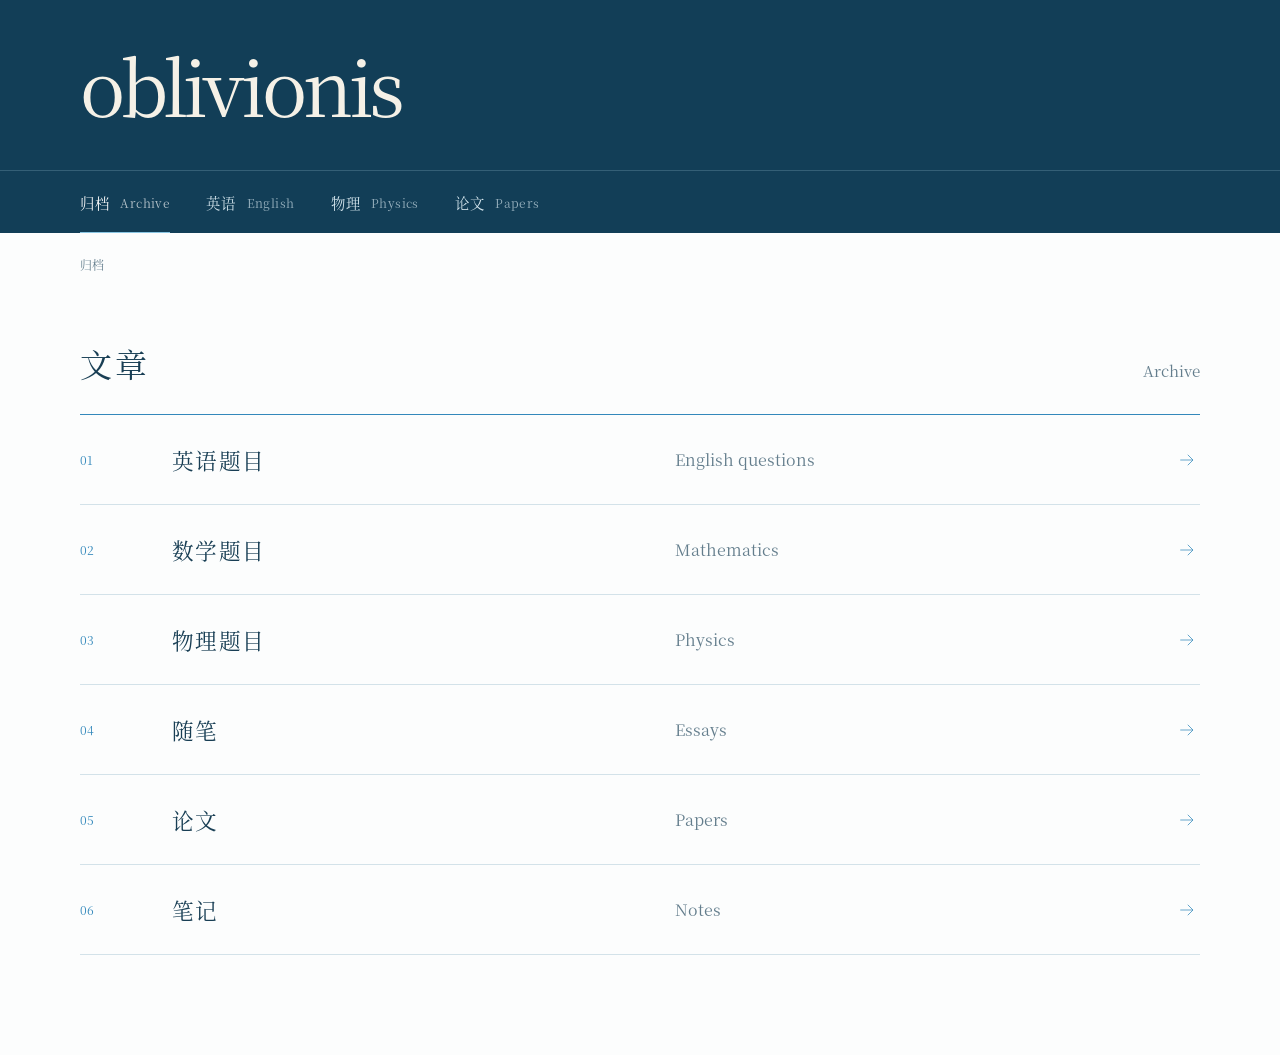
<file: index.html>
<!doctype html>
<html lang="zh-CN">
<head>
<meta charset="utf-8">
<base href="/">
<meta name="viewport" content="width=device-width,initial-scale=1">
<meta name="color-scheme" content="light">
<meta name="theme-color" content="#123e57">
<meta name="description" content="oblivionis · 文章与练习归档">
<title>oblivionis</title>
<link rel="preload" href="./fonts--noto-serif-cjk-jp-core.woff" as="font" type="font/woff" crossorigin>
<link rel="stylesheet" href="./styles.css">
<link rel="stylesheet" href="./vendor--katex--katex.min.css">
<link rel="stylesheet" href="./physics.css">
<link rel="icon" type="image/svg+xml" href="data:image/svg+xml,%3Csvg xmlns='http://www.w3.org/2000/svg' viewBox='0 0 32 32'%3E%3Crect width='32' height='32' fill='%23123e57'/%3E%3Ccircle cx='16' cy='16' r='9' fill='none' stroke='%23f5f1e7' stroke-width='1.5'/%3E%3C/svg%3E">
<script src="./vendor--katex--katex.min.js" defer></script>
<script src="./physics-data.js" defer></script>
<script src="./physics-view.js" defer></script>
<script src="./papers-data.js" defer></script>
<script src="./papers-view.js" defer></script>
<script src="./grammar-data.js" defer></script>
<script src="./grammar-view.js" defer></script>
<script src="./compiled-articles.js" defer></script>
<script src="./navigation.js" defer></script>
<script src="./app.js" defer></script>
</head>
<body>
<div id="app"></div>
<div id="toast" class="toast" role="status" aria-live="polite"></div>
</body>
</html>
</file>
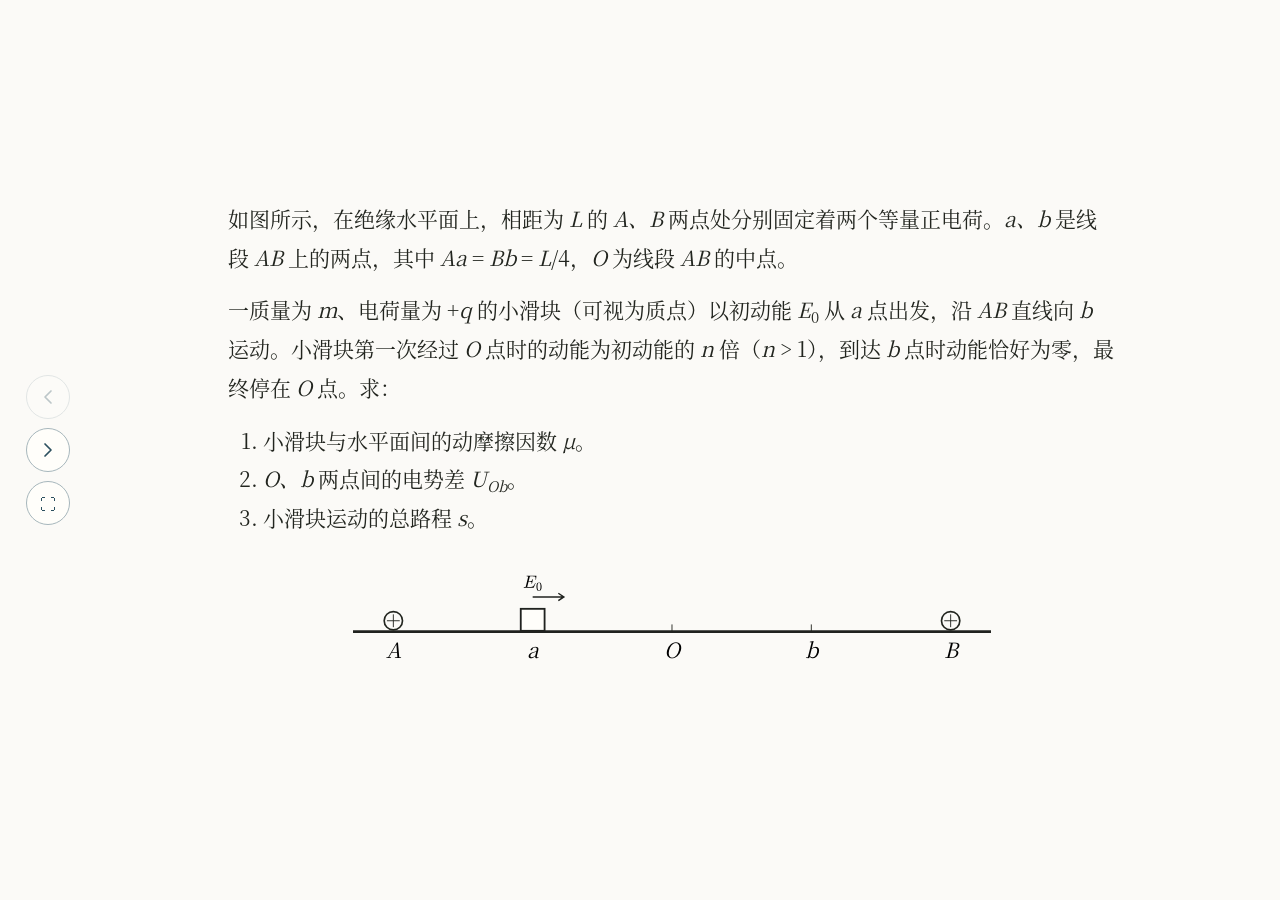
<file: electrostatic-motion.html>
<!doctype html><html lang="zh-CN"><head><meta charset="utf-8"><meta name="viewport" content="width=device-width,initial-scale=1"><title>&#30005;&#22330;&#20013;&#30340;&#28369;&#22359;</title><style>@font-face{font-family:"Noto Serif CJK JP Light";src:url("/fonts--noto-serif-cjk-jp-full.woff") format("woff");font-weight:300;font-display:swap}
*{box-sizing:border-box}body{margin:0;background:#fbfaf7;color:#22251f;font-family:"Noto Serif CJK JP Light",serif;font-weight:300}main{max-width:960px;margin:clamp(35px,9vh,95px) auto;padding:0 5vw}h1{font-weight:500;letter-spacing:.08em;font-size:clamp(34px,5vw,48px);margin:0 0 24px}.panel{background:#fffefa;border-block:1px solid #73766f}form{display:flex;align-items:center;justify-content:flex-end;gap:8px;padding:18px 20px 0;font-size:20px;font-style:italic}#n{width:85px;padding:5px 8px}.track{width:100%;height:clamp(190px,26vw,290px);display:block}.controls{border-top:1px solid #dbdcd5;display:flex;align-items:center;gap:10px;padding:15px 10px;flex-wrap:wrap}button,input,select{font:inherit;color:inherit}button,select,#n{border:1px solid #a3a69e;border-radius:3px;background:#fffefa}button,select{padding:7px 11px;cursor:pointer}#play{background:#272b26;color:white}.controls input{flex:1;min-width:75px;accent-color:#505e59}.controls label{font-size:14px}button:focus-visible,input:focus-visible,select:focus-visible{outline:2px solid #376888}@media(max-width:550px){.controls input{order:5;flex-basis:100%}}
.data{display:grid;grid-template-columns:minmax(0,1.8fr) minmax(180px,1fr);gap:32px;margin:22px 0 40px}.data h2{font-size:17px;font-weight:300;margin:0 0 12px}.data svg{width:100%;display:block}.data dl{display:grid;grid-template-columns:1fr auto;gap:0;margin:0;font-variant-numeric:tabular-nums}.data dt,.data dd{padding:6px 0;border-bottom:1px solid #ddd;margin:0}.data dd{text-align:right}@media(max-width:620px){.data{grid-template-columns:1fr;gap:14px}}
.controls button,.controls select{min-height:44px;border-radius:8px;border-color:#b8c3c6;background:#fffefa;padding:7px 16px;box-shadow:0 1px 2px #25404b12;transition:background .15s,border-color .15s,transform .12s}
.controls #play{min-width:100px;background:#2c505f;border-color:#2c505f;color:white}
@media(hover:hover){.controls button:hover,.controls select:hover{background:#edf2f2;border-color:#788e96}.controls #play:hover{background:#203e4a}}
.controls button:active{transform:translateY(1px);box-shadow:none}
.controls :focus-visible{outline:2px solid #3388bb;outline-offset:3px}
@media(prefers-reduced-motion:reduce){.controls button,.controls select{transition:none}}
.problem,.questions{font-size:clamp(17px,1.9vw,21px);line-height:1.85}.problem h2,.questions h2,.sim-heading{font-size:clamp(22px,3vw,29px);font-weight:300;letter-spacing:.08em;margin:0 0 16px}.problem p{margin:0 0 .65em}.problem ol,.questions ol{margin:0;padding-left:1.65em}.problem-track{display:block;width:min(100%,660px);margin:26px auto}.questions,.sim-heading{border-top:1px solid #b8c3c6;padding-top:22px}.questions{padding-bottom:25px}.questions li+li{margin-top:.4em}.problem sub,.questions sub{font-size:.7em;line-height:0}
main{margin:0 auto;max-width:1080px;padding:0 clamp(18px,5vw,72px) 0 clamp(86px,10vw,130px)}
.slide:not([hidden]){min-height:100svh;display:flex;flex-direction:column;justify-content:center;padding-block:28px}
.slide[hidden]{display:none}
.questions{border-top:0}.questions li+li{margin-top:.7em}
.paging{position:fixed;z-index:2;left:clamp(8px,2vw,34px);top:50%;transform:translateY(-50%);display:flex;flex-direction:column;gap:9px}
.paging button{display:grid;place-items:center;width:44px;height:44px;padding:0;border:1px solid #a6b6bb;border-radius:50%;background:#fffefa;color:#2c505f;cursor:pointer}
.paging button:hover:enabled{background:#edf2f2}.paging button:disabled{opacity:.3;cursor:default}
@media(max-width:600px){main{padding-left:60px;padding-right:14px}.slide:not([hidden]){padding-block:20px}.problem-track{margin:18px auto}.paging{left:6px}}
</style></head><body><nav class="paging" aria-label="&#32763;&#39029;"><button type="button" id="prev" aria-label="&#19978;&#19968;&#39029;" title="&#19978;&#19968;&#39029;"><svg width="24" height="24" viewBox="0 0 24 24" aria-hidden="true"><polyline points="15 6 9 12 15 18" fill="none" stroke="currentColor" stroke-width="1.7" stroke-linejoin="round" stroke-linecap="round"/></svg></button><button type="button" id="next" aria-label="&#19979;&#19968;&#39029;" title="&#19979;&#19968;&#39029;"><svg width="24" height="24" viewBox="0 0 24 24" aria-hidden="true"><polyline points="9 6 15 12 9 18" fill="none" stroke="currentColor" stroke-width="1.7" stroke-linejoin="round" stroke-linecap="round"/></svg></button><button type="button" id="fullscreen" aria-label="进入全屏" title="进入全屏">⛶</button></nav><main><article class="problem slide" aria-label="&#39064;&#30446;"><p>&#22914;&#22270;&#25152;&#31034;&#65292;&#22312;&#32477;&#32536;&#27700;&#24179;&#38754;&#19978;&#65292;&#30456;&#36317;&#20026; <i>L</i> &#30340; <i>A&#12289;B</i> &#20004;&#28857;&#22788;&#20998;&#21035;&#22266;&#23450;&#30528;&#20004;&#20010;&#31561;&#37327;&#27491;&#30005;&#33655;&#12290;<i>a&#12289;b</i> &#26159;&#32447;&#27573; <i>AB</i> &#19978;&#30340;&#20004;&#28857;&#65292;&#20854;&#20013; <i>Aa</i> = <i>Bb</i> = <i>L</i>/4&#65292;<i>O</i> &#20026;&#32447;&#27573; <i>AB</i> &#30340;&#20013;&#28857;&#12290;</p><p>&#19968;&#36136;&#37327;&#20026; <i>m</i>&#12289;&#30005;&#33655;&#37327;&#20026; +<i>q</i> &#30340;&#23567;&#28369;&#22359;&#65288;&#21487;&#35270;&#20026;&#36136;&#28857;&#65289;&#20197;&#21021;&#21160;&#33021; <i>E</i><sub>0</sub> &#20174; <i>a</i> &#28857;&#20986;&#21457;&#65292;&#27839; <i>AB</i> &#30452;&#32447;&#21521; <i>b</i> &#36816;&#21160;&#12290;&#23567;&#28369;&#22359;&#31532;&#19968;&#27425;&#32463;&#36807; <i>O</i> &#28857;&#26102;&#30340;&#21160;&#33021;&#20026;&#21021;&#21160;&#33021;&#30340; <i>n</i> &#20493;&#65288;<i>n</i> &gt; 1&#65289;&#65292;&#21040;&#36798; <i>b</i> &#28857;&#26102;&#21160;&#33021;&#24688;&#22909;&#20026;&#38646;&#65292;&#26368;&#32456;&#20572;&#22312; <i>O</i> &#28857;&#12290;&#27714;&#65306;</p><ol><li>&#23567;&#28369;&#22359;&#19982;&#27700;&#24179;&#38754;&#38388;&#30340;&#21160;&#25705;&#25830;&#22240;&#25968; <i>&#956;</i>&#12290;</li><li><i>O&#12289;b</i> &#20004;&#28857;&#38388;&#30340;&#30005;&#21183;&#24046; <i>U</i><sub><i>Ob</i></sub>&#12290;</li><li>&#23567;&#28369;&#22359;&#36816;&#21160;&#30340;&#24635;&#36335;&#31243; <i>s</i>&#12290;</li></ol><svg class="problem-track" viewBox="40 45 720 122" role="img" aria-label="&#24102;&#30005;&#28369;&#22359;&#22312; A&#12289;B &#20004;&#30005;&#33655;&#20043;&#38388;&#36816;&#21160;"><path d="M52 120H748" stroke="#20221f" stroke-width="3"/><circle cx="96" cy="108" r="10" fill="none" stroke="currentColor" stroke-width="1.8"/><path d="M89 108h14m-7 -7v14" stroke="currentColor"/><text x="96" y="149" text-anchor="middle" font-size="23" font-style="italic">A</text><path d="M248 120v-8" stroke="currentColor"/><text x="248" y="149" text-anchor="middle" font-size="23" font-style="italic">a</text><path d="M400 120v-8" stroke="currentColor"/><text x="400" y="149" text-anchor="middle" font-size="23" font-style="italic">O</text><path d="M552 120v-8" stroke="currentColor"/><text x="552" y="149" text-anchor="middle" font-size="23" font-style="italic">b</text><circle cx="704" cy="108" r="10" fill="none" stroke="currentColor" stroke-width="1.8"/><path d="M697 108h14m-7 -7v14" stroke="currentColor"/><text x="704" y="149" text-anchor="middle" font-size="23" font-style="italic">B</text><g transform="translate(248 0)"><rect x="-13" y="95" width="26" height="24" fill="#fffefa" stroke="#20221f" stroke-width="2"/><g stroke="#20221f" fill="#20221f"><path d="M0 82h34m-6 -4 6 4-6 4" fill="none" stroke-width="1.6"/></g><g aria-label="E_0" transform="translate(-10.421 72) scale(1 -1)"><title>E_0</title><path d="M0.891 0.131 Q0.707 0.131 0.707 0.380 Q0.715 0.427 0.742 0.543 Q0.769 0.659 0.819 0.727 Q0.873 0.799 0.947 0.799 Q2.105 0.799 2.562 0.929 Q2.811 1.012 2.921 1.440 L5.531 11.875 Q5.566 12.062 5.566 12.136 Q5.566 12.341 5.335 12.368 Q4.982 12.442 3.972 12.442 Q3.785 12.442 3.785 12.691 Q3.794 12.739 3.821 12.855 Q3.850 12.970 3.901 13.039 Q3.951 13.110 4.026 13.110 L14.324 13.110 Q14.520 13.110 14.520 12.861 L14.066 8.927 Q14.066 8.880 13.995 8.817 Q13.926 8.758 13.870 8.758 L13.704 8.758 Q13.508 8.758 13.508 9.001 Q13.621 9.928 13.621 10.373 Q13.621 11.133 13.359 11.554 Q13.101 11.979 12.668 12.163 Q12.237 12.350 11.712 12.395 Q11.189 12.442 10.334 12.442 L8.173 12.442 Q7.653 12.442 7.487 12.353 Q7.321 12.267 7.181 11.792 L6.038 7.199 L7.523 7.199 Q8.488 7.199 8.980 7.333 Q9.473 7.469 9.758 7.894 Q10.046 8.321 10.281 9.251 Q10.299 9.316 10.349 9.366 Q10.400 9.417 10.465 9.417 L10.640 9.417 Q10.827 9.417 10.827 9.176 L9.648 4.483 Q9.613 4.314 9.464 4.314 L9.286 4.314 Q9.102 4.314 9.102 4.557 Q9.286 5.317 9.286 5.679 Q9.286 6.234 8.785 6.383 Q8.286 6.531 7.449 6.531 L5.872 6.531 L4.584 1.366 Q4.501 1.134 4.501 0.947 Q4.501 0.799 5.148 0.799 L7.449 0.799 Q8.823 0.799 9.675 1.012 Q10.530 1.226 11.091 1.692 Q11.652 2.161 12.059 2.886 Q12.469 3.610 13.054 4.993 Q13.089 5.112 13.220 5.112 L13.398 5.112 Q13.472 5.112 13.526 5.047 Q13.582 4.982 13.582 4.898 Q13.582 4.863 13.564 4.824 L11.605 0.243 Q11.569 0.131 11.456 0.131 L0.891 0.131 Z M17.343 -3.394 Q15.714 -3.394 15.126 -2.053 Q14.538 -0.711 14.538 1.141 Q14.538 2.296 14.747 3.315 Q14.959 4.335 15.585 5.046 Q16.213 5.758 17.343 5.758 Q18.220 5.758 18.777 5.328 Q19.336 4.900 19.629 4.221 Q19.922 3.543 20.028 2.766 Q20.136 1.991 20.136 1.141 Q20.136 -0.002 19.924 -1.000 Q19.714 -1.997 19.097 -2.695 Q18.480 -3.394 17.343 -3.394 Z M17.343 -3.049 Q18.083 -3.049 18.447 -2.290 Q18.810 -1.529 18.895 -0.607 Q18.981 0.316 18.981 1.355 Q18.981 2.355 18.895 3.198 Q18.810 4.044 18.449 4.728 Q18.089 5.414 17.343 5.414 Q16.591 5.414 16.227 4.724 Q15.863 4.036 15.778 3.194 Q15.693 2.355 15.693 1.355 Q15.693 0.615 15.728 -0.042 Q15.766 -0.698 15.922 -1.396 Q16.077 -2.095 16.425 -2.573 Q16.772 -3.049 17.343 -3.049 Z"/></g><g display="none" aria-label="v" transform="translate(-4.691 72) scale(1 -1)"><title>v</title><path d="M2.031 2.280 Q2.031 2.708 2.132 3.215 Q2.235 3.726 2.336 4.055 Q2.440 4.385 2.803 5.341 Q3.165 6.297 3.174 6.335 Q3.423 7.030 3.423 7.475 Q3.423 8.042 3.007 8.042 Q2.253 8.042 1.766 7.268 Q1.280 6.493 1.048 5.537 Q1.012 5.415 0.891 5.415 L0.668 5.415 Q0.511 5.415 0.511 5.593 L0.511 5.647 Q0.816 6.781 1.446 7.656 Q2.078 8.532 3.043 8.532 Q3.720 8.532 4.189 8.087 Q4.658 7.642 4.658 6.956 Q4.658 6.603 4.501 6.214 Q4.130 5.249 3.916 4.667 Q3.702 4.088 3.521 3.370 Q3.340 2.651 3.340 2.040 Q3.340 1.324 3.669 0.873 Q3.999 0.425 4.694 0.425 Q6.012 0.425 7.069 2.455 Q7.404 3.114 7.701 4.005 Q7.998 4.895 7.998 5.454 Q7.998 6.027 7.811 6.347 Q7.627 6.668 7.330 7.015 Q7.033 7.362 7.033 7.567 Q7.033 7.938 7.339 8.244 Q7.645 8.550 8.016 8.550 Q8.470 8.550 8.669 8.131 Q8.871 7.716 8.871 7.187 Q8.871 6.558 8.690 5.685 Q8.508 4.812 8.188 3.874 Q7.867 2.939 7.597 2.402 Q6.347 -0.077 4.676 -0.077 Q3.479 -0.077 2.755 0.520 Q2.031 1.119 2.031 2.280 Z"/></g></g></svg></article><section class="questions slide" aria-label="&#24605;&#32771;&#39064;" hidden><ol><li>&#20551;&#22914;&#19981;&#32473;&#20986;&#23567;&#28369;&#22359;&#31532;&#19968;&#27425;&#32463;&#36807; <i>O</i> &#28857;&#26102;&#30340;&#21160;&#33021; <i>nE</i><sub>0</sub>&#65292;&#21482;&#32473;&#20986;&#27599;&#20010;&#22266;&#23450;&#28857;&#30005;&#33655;&#30340;&#30005;&#33655;&#37327;&#65292;&#27492;&#39064;&#26159;&#21542;&#21487;&#35299;&#65311;</li><li>&#20551;&#22914;&#32477;&#32536;&#27700;&#24179;&#38754;&#20809;&#28369;&#65292;&#23567;&#28369;&#22359;&#20570;&#31616;&#35856;&#36816;&#21160;&#21527;&#65311;</li><li>&#19981;&#35770; <i>n</i> &#21462;&#20309;&#20540;&#65288;<i>n</i> &gt; 1&#65289;&#65292;&#23567;&#28369;&#22359;&#37117;&#33021;&#20572;&#22312; <i>O</i> &#28857;&#21527;&#65311;</li></ol><svg class="problem-track" viewBox="40 45 720 122" role="img" aria-label="&#24102;&#30005;&#28369;&#22359;&#22312; A&#12289;B &#20004;&#30005;&#33655;&#20043;&#38388;&#36816;&#21160;"><path d="M52 120H748" stroke="#20221f" stroke-width="3"/><circle cx="96" cy="108" r="10" fill="none" stroke="currentColor" stroke-width="1.8"/><path d="M89 108h14m-7 -7v14" stroke="currentColor"/><text x="96" y="149" text-anchor="middle" font-size="23" font-style="italic">A</text><path d="M248 120v-8" stroke="currentColor"/><text x="248" y="149" text-anchor="middle" font-size="23" font-style="italic">a</text><path d="M400 120v-8" stroke="currentColor"/><text x="400" y="149" text-anchor="middle" font-size="23" font-style="italic">O</text><path d="M552 120v-8" stroke="currentColor"/><text x="552" y="149" text-anchor="middle" font-size="23" font-style="italic">b</text><circle cx="704" cy="108" r="10" fill="none" stroke="currentColor" stroke-width="1.8"/><path d="M697 108h14m-7 -7v14" stroke="currentColor"/><text x="704" y="149" text-anchor="middle" font-size="23" font-style="italic">B</text><g transform="translate(248 0)"><rect x="-13" y="95" width="26" height="24" fill="#fffefa" stroke="#20221f" stroke-width="2"/><g stroke="#20221f" fill="#20221f"><path d="M0 82h34m-6 -4 6 4-6 4" fill="none" stroke-width="1.6"/></g><g aria-label="E_0" transform="translate(-10.421 72) scale(1 -1)"><title>E_0</title><path d="M0.891 0.131 Q0.707 0.131 0.707 0.380 Q0.715 0.427 0.742 0.543 Q0.769 0.659 0.819 0.727 Q0.873 0.799 0.947 0.799 Q2.105 0.799 2.562 0.929 Q2.811 1.012 2.921 1.440 L5.531 11.875 Q5.566 12.062 5.566 12.136 Q5.566 12.341 5.335 12.368 Q4.982 12.442 3.972 12.442 Q3.785 12.442 3.785 12.691 Q3.794 12.739 3.821 12.855 Q3.850 12.970 3.901 13.039 Q3.951 13.110 4.026 13.110 L14.324 13.110 Q14.520 13.110 14.520 12.861 L14.066 8.927 Q14.066 8.880 13.995 8.817 Q13.926 8.758 13.870 8.758 L13.704 8.758 Q13.508 8.758 13.508 9.001 Q13.621 9.928 13.621 10.373 Q13.621 11.133 13.359 11.554 Q13.101 11.979 12.668 12.163 Q12.237 12.350 11.712 12.395 Q11.189 12.442 10.334 12.442 L8.173 12.442 Q7.653 12.442 7.487 12.353 Q7.321 12.267 7.181 11.792 L6.038 7.199 L7.523 7.199 Q8.488 7.199 8.980 7.333 Q9.473 7.469 9.758 7.894 Q10.046 8.321 10.281 9.251 Q10.299 9.316 10.349 9.366 Q10.400 9.417 10.465 9.417 L10.640 9.417 Q10.827 9.417 10.827 9.176 L9.648 4.483 Q9.613 4.314 9.464 4.314 L9.286 4.314 Q9.102 4.314 9.102 4.557 Q9.286 5.317 9.286 5.679 Q9.286 6.234 8.785 6.383 Q8.286 6.531 7.449 6.531 L5.872 6.531 L4.584 1.366 Q4.501 1.134 4.501 0.947 Q4.501 0.799 5.148 0.799 L7.449 0.799 Q8.823 0.799 9.675 1.012 Q10.530 1.226 11.091 1.692 Q11.652 2.161 12.059 2.886 Q12.469 3.610 13.054 4.993 Q13.089 5.112 13.220 5.112 L13.398 5.112 Q13.472 5.112 13.526 5.047 Q13.582 4.982 13.582 4.898 Q13.582 4.863 13.564 4.824 L11.605 0.243 Q11.569 0.131 11.456 0.131 L0.891 0.131 Z M17.343 -3.394 Q15.714 -3.394 15.126 -2.053 Q14.538 -0.711 14.538 1.141 Q14.538 2.296 14.747 3.315 Q14.959 4.335 15.585 5.046 Q16.213 5.758 17.343 5.758 Q18.220 5.758 18.777 5.328 Q19.336 4.900 19.629 4.221 Q19.922 3.543 20.028 2.766 Q20.136 1.991 20.136 1.141 Q20.136 -0.002 19.924 -1.000 Q19.714 -1.997 19.097 -2.695 Q18.480 -3.394 17.343 -3.394 Z M17.343 -3.049 Q18.083 -3.049 18.447 -2.290 Q18.810 -1.529 18.895 -0.607 Q18.981 0.316 18.981 1.355 Q18.981 2.355 18.895 3.198 Q18.810 4.044 18.449 4.728 Q18.089 5.414 17.343 5.414 Q16.591 5.414 16.227 4.724 Q15.863 4.036 15.778 3.194 Q15.693 2.355 15.693 1.355 Q15.693 0.615 15.728 -0.042 Q15.766 -0.698 15.922 -1.396 Q16.077 -2.095 16.425 -2.573 Q16.772 -3.049 17.343 -3.049 Z"/></g><g display="none" aria-label="v" transform="translate(-4.691 72) scale(1 -1)"><title>v</title><path d="M2.031 2.280 Q2.031 2.708 2.132 3.215 Q2.235 3.726 2.336 4.055 Q2.440 4.385 2.803 5.341 Q3.165 6.297 3.174 6.335 Q3.423 7.030 3.423 7.475 Q3.423 8.042 3.007 8.042 Q2.253 8.042 1.766 7.268 Q1.280 6.493 1.048 5.537 Q1.012 5.415 0.891 5.415 L0.668 5.415 Q0.511 5.415 0.511 5.593 L0.511 5.647 Q0.816 6.781 1.446 7.656 Q2.078 8.532 3.043 8.532 Q3.720 8.532 4.189 8.087 Q4.658 7.642 4.658 6.956 Q4.658 6.603 4.501 6.214 Q4.130 5.249 3.916 4.667 Q3.702 4.088 3.521 3.370 Q3.340 2.651 3.340 2.040 Q3.340 1.324 3.669 0.873 Q3.999 0.425 4.694 0.425 Q6.012 0.425 7.069 2.455 Q7.404 3.114 7.701 4.005 Q7.998 4.895 7.998 5.454 Q7.998 6.027 7.811 6.347 Q7.627 6.668 7.330 7.015 Q7.033 7.362 7.033 7.567 Q7.033 7.938 7.339 8.244 Q7.645 8.550 8.016 8.550 Q8.470 8.550 8.669 8.131 Q8.871 7.716 8.871 7.187 Q8.871 6.558 8.690 5.685 Q8.508 4.812 8.188 3.874 Q7.867 2.939 7.597 2.402 Q6.347 -0.077 4.676 -0.077 Q3.479 -0.077 2.755 0.520 Q2.031 1.119 2.031 2.280 Z"/></g></g></svg></section><section class="slide" aria-label="&#20114;&#21160;&#27169;&#25311;" hidden><div class="panel"><form id="params"><label for="n">n = </label><input id="n" type="text" inputmode="text" value="11/7" list="values" aria-label="&#21160;&#33021;&#20493;&#25968; n"><datalist id="values"><option value="11/7"><option value="2"><option value="3"><option value="5"><option value="10"></datalist></form><svg class="track" viewBox="0 0 800 190" role="img" aria-label="&#24102;&#30005;&#28369;&#22359;&#22312; A&#12289;B &#20004;&#30005;&#33655;&#20043;&#38388;&#36816;&#21160;"><path d="M52 120H748" stroke="#20221f" stroke-width="3"/><g id="marks"></g><g id="block"><rect x="-13" y="95" width="26" height="24" fill="#fffefa" stroke="#20221f" stroke-width="2"/><g id="arrow" stroke="#20221f" fill="#20221f"><path d="M0 82h34m-6 -4 6 4-6 4" fill="none" stroke-width="1.6"/></g><g id="initialEnergy" aria-label="E_0" transform="translate(-10.421 72) scale(1 -1)"><title>E_0</title><path d="M0.891 0.131 Q0.707 0.131 0.707 0.380 Q0.715 0.427 0.742 0.543 Q0.769 0.659 0.819 0.727 Q0.873 0.799 0.947 0.799 Q2.105 0.799 2.562 0.929 Q2.811 1.012 2.921 1.440 L5.531 11.875 Q5.566 12.062 5.566 12.136 Q5.566 12.341 5.335 12.368 Q4.982 12.442 3.972 12.442 Q3.785 12.442 3.785 12.691 Q3.794 12.739 3.821 12.855 Q3.850 12.970 3.901 13.039 Q3.951 13.110 4.026 13.110 L14.324 13.110 Q14.520 13.110 14.520 12.861 L14.066 8.927 Q14.066 8.880 13.995 8.817 Q13.926 8.758 13.870 8.758 L13.704 8.758 Q13.508 8.758 13.508 9.001 Q13.621 9.928 13.621 10.373 Q13.621 11.133 13.359 11.554 Q13.101 11.979 12.668 12.163 Q12.237 12.350 11.712 12.395 Q11.189 12.442 10.334 12.442 L8.173 12.442 Q7.653 12.442 7.487 12.353 Q7.321 12.267 7.181 11.792 L6.038 7.199 L7.523 7.199 Q8.488 7.199 8.980 7.333 Q9.473 7.469 9.758 7.894 Q10.046 8.321 10.281 9.251 Q10.299 9.316 10.349 9.366 Q10.400 9.417 10.465 9.417 L10.640 9.417 Q10.827 9.417 10.827 9.176 L9.648 4.483 Q9.613 4.314 9.464 4.314 L9.286 4.314 Q9.102 4.314 9.102 4.557 Q9.286 5.317 9.286 5.679 Q9.286 6.234 8.785 6.383 Q8.286 6.531 7.449 6.531 L5.872 6.531 L4.584 1.366 Q4.501 1.134 4.501 0.947 Q4.501 0.799 5.148 0.799 L7.449 0.799 Q8.823 0.799 9.675 1.012 Q10.530 1.226 11.091 1.692 Q11.652 2.161 12.059 2.886 Q12.469 3.610 13.054 4.993 Q13.089 5.112 13.220 5.112 L13.398 5.112 Q13.472 5.112 13.526 5.047 Q13.582 4.982 13.582 4.898 Q13.582 4.863 13.564 4.824 L11.605 0.243 Q11.569 0.131 11.456 0.131 L0.891 0.131 Z M17.343 -3.394 Q15.714 -3.394 15.126 -2.053 Q14.538 -0.711 14.538 1.141 Q14.538 2.296 14.747 3.315 Q14.959 4.335 15.585 5.046 Q16.213 5.758 17.343 5.758 Q18.220 5.758 18.777 5.328 Q19.336 4.900 19.629 4.221 Q19.922 3.543 20.028 2.766 Q20.136 1.991 20.136 1.141 Q20.136 -0.002 19.924 -1.000 Q19.714 -1.997 19.097 -2.695 Q18.480 -3.394 17.343 -3.394 Z M17.343 -3.049 Q18.083 -3.049 18.447 -2.290 Q18.810 -1.529 18.895 -0.607 Q18.981 0.316 18.981 1.355 Q18.981 2.355 18.895 3.198 Q18.810 4.044 18.449 4.728 Q18.089 5.414 17.343 5.414 Q16.591 5.414 16.227 4.724 Q15.863 4.036 15.778 3.194 Q15.693 2.355 15.693 1.355 Q15.693 0.615 15.728 -0.042 Q15.766 -0.698 15.922 -1.396 Q16.077 -2.095 16.425 -2.573 Q16.772 -3.049 17.343 -3.049 Z"/></g><g id="velocity" aria-label="v" transform="translate(-4.691 72) scale(1 -1)"><title>v</title><path d="M2.031 2.280 Q2.031 2.708 2.132 3.215 Q2.235 3.726 2.336 4.055 Q2.440 4.385 2.803 5.341 Q3.165 6.297 3.174 6.335 Q3.423 7.030 3.423 7.475 Q3.423 8.042 3.007 8.042 Q2.253 8.042 1.766 7.268 Q1.280 6.493 1.048 5.537 Q1.012 5.415 0.891 5.415 L0.668 5.415 Q0.511 5.415 0.511 5.593 L0.511 5.647 Q0.816 6.781 1.446 7.656 Q2.078 8.532 3.043 8.532 Q3.720 8.532 4.189 8.087 Q4.658 7.642 4.658 6.956 Q4.658 6.603 4.501 6.214 Q4.130 5.249 3.916 4.667 Q3.702 4.088 3.521 3.370 Q3.340 2.651 3.340 2.040 Q3.340 1.324 3.669 0.873 Q3.999 0.425 4.694 0.425 Q6.012 0.425 7.069 2.455 Q7.404 3.114 7.701 4.005 Q7.998 4.895 7.998 5.454 Q7.998 6.027 7.811 6.347 Q7.627 6.668 7.330 7.015 Q7.033 7.362 7.033 7.567 Q7.033 7.938 7.339 8.244 Q7.645 8.550 8.016 8.550 Q8.470 8.550 8.669 8.131 Q8.871 7.716 8.871 7.187 Q8.871 6.558 8.690 5.685 Q8.508 4.812 8.188 3.874 Q7.867 2.939 7.597 2.402 Q6.347 -0.077 4.676 -0.077 Q3.479 -0.077 2.755 0.520 Q2.031 1.119 2.031 2.280 Z"/></g></g></svg><div class="controls"><button id="play">&#9654; &#25773;&#25918;</button><button id="step">&#21333;&#27493;</button><button id="reset">&#22797;&#20301;</button><input id="seek" aria-label="&#36816;&#21160;&#36827;&#24230;" type="range" min="0" max="10000" value="0"><label>&#20493;&#36895; <select id="speed"><option>0.5</option><option selected>1</option><option>2</option></select></label></div></div><section class="data"><div><h2>&#20301;&#32622;&#8212;&#26102;&#38388;&#22270;</h2><svg id="plot" viewBox="0 0 520 190" role="img" aria-label="&#20301;&#32622;&#38543;&#26102;&#38388;&#30340;&#21464;&#21270;"><g stroke="#d4d6cf" stroke-dasharray="3 4"><path d="M52 34H493M52 148H493"/></g><path d="M52 18V158M52 91H499" stroke="currentColor" fill="none"/><g fill="currentColor" font-size="13"><text x="8" y="17">x / L</text><text x="17" y="38">0.25</text><text x="28" y="95">0</text><text x="9" y="152">&#8722;0.25</text><text x="49" y="178">0</text><text x="270" y="178">t / s</text><text id="endTime" x="493" y="178" text-anchor="end"></text></g><path id="curve" fill="none" stroke="#363c37" stroke-width="1.7"/><line id="guide" y1="24" y2="154" stroke="#758b94" stroke-dasharray="3 4"/><circle id="point" r="4.5" fill="#365f73"/></svg></div><div><h2>&#23454;&#26102;&#25968;&#25454;</h2><dl><dt>&#26102;&#38388;</dt><dd id="rt"></dd><dt>&#20301;&#32622;</dt><dd id="rx"></dd><dt>&#21160;&#33021;</dt><dd id="rk"></dd><dt>&#30005;&#21183;</dt><dd id="rv"></dd></dl></div></section></section></main><script>'use strict';
const $=id=>document.getElementById(id);
let samples, total, activeN;
const graphX=t=>52+441*t/total;
const graphY=y=>91-114*y;
function updateCurve(){
 const stride=Math.max(1,Math.floor(samples.length/3500));
 const points=samples.filter((v,i)=>i%stride===0||v.k===0);
 $('curve').setAttribute('d',points.map((v,i)=>(i?'L':'M')+graphX(v.t).toFixed(2)+' '+graphY(v.y).toFixed(2)).join(' '));
 $('endTime').textContent=total.toFixed(2);
}
function trajectory(n) {
 const C=3*(n-.5);
 const path=[{t:0,y:-.5,k:1,phase:0}];
 let t=0;
 function segment(a,b,phase,energy){
  const count=720;
  const point=u=>a+(b-a)*Math.sin(Math.PI*u/2)**2;
  for(let i=1;i<=count;i++){
   const mid=(i-.5)/count;
   const velocity=Math.sqrt(energy(point(mid)));
   t+=Math.abs(b-a)*Math.PI*Math.sin(Math.PI*mid)/(2*count*velocity);
   const y=i===count?b:point(i/count);
   path.push({t,y,k:i===count?0:energy(y),phase});
  }
 }
 segment(-.5,.5,0,y=>{
  const z=y+.5;
  return (.5-y)*(3+4*(4*n-1)*z-4*z*z)/((1+2*z)*(3-2*z));
 });
 let a=.5, phase=1;
 while(true){
  const r=Math.abs(a), sign=Math.sign(a), h=C/(1-r*r);
  if(2*h*r<=1-r*r+1e-12)break;
  const b=2*(1-h*r)/(h+Math.sqrt(h*h+4*(1-h*r)));
  if(r-b<1e-8)break;
  // In the starting side's coordinate, b is the next turning point.
  segment(a,sign*b,phase,y=>{
   const w=sign*y;
   return (r-w)*(w-b)*(w+b+h)/(1-w*w);
  });
  a=sign*b;
  phase++;
 }
 return path;
}
let time=0,running=false,last=0;
const marks=['A','a','O','b','B'];
$('marks').innerHTML=marks.map((m,i)=>{const x=96+152*i;return (i===0||i===4?'<circle cx="'+x+'" cy="108" r="10" fill="none" stroke="currentColor" stroke-width="1.8"/><path d="M'+(x-7)+' 108h14m-7 -7v14" stroke="currentColor"/>':'<path d="M'+x+' 120v-8" stroke="currentColor"/>')+'<text x="'+x+'" y="149" text-anchor="middle" font-size="23" font-style="italic">'+m+'</text>'}).join('');
function render(){
 let lo=0,hi=samples.length-1;
 while(hi-lo>1){const mid=(hi+lo)>>1;if(samples[mid].t<=time)lo=mid;else hi=mid;}
 const a=samples[lo],b=samples[hi],u=(time-a.t)/(b.t-a.t),y=a.y+(b.y-a.y)*u,k=a.k+(b.k-a.k)*u;
 $('block').setAttribute('transform','translate('+(400+304*y)+',0)');
 $('arrow').setAttribute('transform','scale('+(b.phase%2===1?-1:1)+' 1)');
 $('arrow').style.visibility=k<1e-8?'hidden':'visible';
 $('initialEnergy').style.display=time===0?'':'none';
 $('velocity').style.display=time>0 && k>=1e-8?'':'none';
 $('rt').textContent=time.toFixed(3)+' s';
 $('rx').textContent=(Math.abs(y)<.001?0:y/2).toFixed(3)+' L';
 $('rk').textContent=(.5*k).toFixed(3)+' J';
 $('rv').textContent=(1.5*(activeN-.5)/(1-y*y)).toFixed(3)+' V';
 const x=graphX(time);
 $('guide').setAttribute('x1',x);
 $('guide').setAttribute('x2',x);
 $('point').setAttribute('cx',x);
 $('point').setAttribute('cy',graphY(y));
 $('seek').value=Math.round(10000*time/total);
 $('play').textContent=running?'Ⅱ 暂停':time>=total?'↻ 重播':'▶ 播放';
}
function tick(now){if(!running)return;time=Math.min(total,time+(now-last)/1000*Number($('speed').value));last=now;if(time>=total)running=false;render();if(running)frame=requestAnimationFrame(tick);}
let frame=0;
function pause(){running=false;cancelAnimationFrame(frame);}
$('play').onclick=()=>{if(running)pause();else{if(time>=total)time=0;running=true;last=performance.now();frame=requestAnimationFrame(tick);}render();};
$('reset').onclick=()=>{pause();time=0;render();};
$('step').onclick=()=>{pause();time=Math.min(total,time+.05);render();};
$('seek').oninput=e=>{pause();time=total*e.target.value/10000;render();};
const field=$('n');
function applyParameter(){
 const parts=field.value.trim().split('/');
 const n=parts.length===1?Number(parts[0]):parts.length===2?Number(parts[0])/Number(parts[1]):NaN;
 if(!(n>1 && n<=50)){field.setCustomValidity('请输入大于 1 且不超过 50 的数或分数。');field.reportValidity();return;}
 field.setCustomValidity('');
 pause();time=0;samples=trajectory(n);total=samples.at(-1).t;activeN=n;updateCurve();render();
}
field.oninput=()=>field.setCustomValidity('');
field.onchange=applyParameter;
$('params').onsubmit=e=>{e.preventDefault();applyParameter();};
applyParameter();
</script><script>const slides = Array.from(document.querySelectorAll('main > .slide'));
const previous = document.getElementById('prev');
const next = document.getElementById('next');
let page = 0;
function showPage(index) {
  if (index < 0 || index >= slides.length) return;
  if (page === 2 && index !== page) { pause(); render(); }
  page = index;
  slides.forEach((slide, i) => { slide.hidden = i !== page; });
  previous.disabled = page === 0;
  next.disabled = page === slides.length - 1;
  window.scrollTo(0, 0);
}
previous.onclick = () => showPage(page - 1);
next.onclick = () => showPage(page + 1);
document.addEventListener('keydown', event => {
  if (event.altKey || event.ctrlKey || event.metaKey || event.target.closest('input,select,textarea,[contenteditable]')) return;
  if (event.key === 'ArrowLeft' || event.key === 'ArrowRight') {
    event.preventDefault();
    showPage(page + (event.key === 'ArrowRight' ? 1 : -1));
  }
});
showPage(0);

const fsButton=document.getElementById('fullscreen'),root=document.documentElement;
function syncFull(){const active=!!(document.fullscreenElement||document.webkitFullscreenElement);fsButton.title=fsButton.ariaLabel=active?'退出全屏':'进入全屏';fsButton.setAttribute('aria-pressed',String(active));}
fsButton.hidden=!(root.requestFullscreen||root.webkitRequestFullscreen);if(fsButton.hidden)fsButton.style.display='none';
fsButton.onclick=()=>{if(document.fullscreenElement||document.webkitFullscreenElement)(document.exitFullscreen||document.webkitExitFullscreen).call(document);else(root.requestFullscreen||root.webkitRequestFullscreen).call(root)};
for(const event of ['fullscreenchange','webkitfullscreenchange'])document.addEventListener(event,syncFull);syncFull();</script></body></html>
</file>
<file: styles.css>
@font-face{font-family:'Noto Serif CJK JP';src:url('./fonts--noto-serif-cjk-jp-full.woff') format('woff');font-style:normal;font-weight:400;font-display:swap}
@font-face{font-family:'Noto Serif CJK JP';src:url('./fonts--noto-serif-cjk-jp-core.woff') format('woff');font-style:normal;font-weight:400;font-display:swap;unicode-range:U+20-7E,U+A0-FF,U+3B1-3B2,U+3B8,U+3C6,U+2014,U+2018-2019,U+201C-201D,U+2160-2163,U+2192,U+2713,U+3000-303F,U+3041-3096,U+3099-30FF,U+4E00,U+4E09-4E0B,U+4E0D-4E0E,U+4E13-4E14,U+4E16,U+4E1A,U+4E1C,U+4E24-4E25,U+4E2A,U+4E2D,U+4E34,U+4E3A-4E3B,U+4E45,U+4E48-4E49,U+4E4B,U+4E4E,U+4E50,U+4E58-4E59,U+4E5F-4E60,U+4E86,U+4E88-4E89,U+4E8B-4E8C,U+4E8E,U+4E92,U+4E9A-4E9B,U+4EA2,U+4EA4,U+4EA7,U+4EAB-4EAC,U+4EAE,U+4EB2,U+4EBA,U+4EC0,U+4EC5,U+4ECB,U+4ECD-4ECE,U+4ED6,U+4ED8,U+4EE3-4EE5,U+4EEC,U+4EF0,U+4EF6-4EF7,U+4EFB,U+4EFD,U+4F01,U+4F0A,U+4F17-4F18,U+4F1A,U+4F20,U+4F24,U+4F30,U+4F34,U+4F3C,U+4F46,U+4F4D-4F4F,U+4F53,U+4F55,U+4F59,U+4F5C,U+4F60,U+4F7F,U+4F8B,U+4F9B,U+4FA7,U+4FBF,U+4FD7,U+4FDD,U+4FE1,U+5019,U+501F,U+5026,U+503C,U+503E,U+5047,U+504F,U+505A,U+505C,U+5065,U+5076,U+50A8,U+50AC,U+50CF,U+5141,U+5143,U+5145,U+5148-5149,U+514B,U+514D,U+5165,U+5168,U+516C,U+5171,U+5173-5174,U+5176-5177,U+5185,U+518D,U+519B,U+51B3,U+51B5,U+51C6,U+51CF,U+51D1,U+51E0,U+51F8-51FB,U+5206-5207,U+5212,U+5217,U+5219-521B,U+521D,U+5224,U+5229,U+522B,U+5230,U+5236-5237,U+523B,U+524A,U+524D,U+5267,U+5272,U+529B,U+529D,U+529F-52A0,U+52A8-52AA,U+52B1,U+52B3,U+52BF,U+52E4,U+52FE,U+5300,U+5305,U+5316,U+533A-533B,U+5341,U+5347,U+534A,U+534E-534F,U+5351,U+5355,U+5360,U+5371,U+5373-5374,U+5377,U+5386,U+538B,U+539A,U+539F,U+53BB,U+53C2,U+53C8,U+53CA-53CB,U+53CD,U+53D1,U+53D6-53D8,U+53E3,U+53E5-53E6,U+53EA,U+53EC,U+53EF,U+53F3,U+53F7,U+5404,U+5408,U+540C-540E,U+5411,U+5426,U+542B-542C,U+542F,U+5438,U+543B,U+544A,U+5458,U+5462,U+5468,U+5473,U+547C-547D,U+548C,U+54C1,U+54C8,U+54CD,U+54EA,U+554F,U+559C,U+5668,U+56DE,U+56E0,U+56F0,U+56F3-56F4,U+56FA,U+56FD-56FE,U+5706,U+5708,U+5728,U+572D,U+5730,U+573A,U+5747,U+5750,U+5782,U+578B,U+5792,U+57CB,U+57DF,U+57FA,U+586B,U+5883,U+589E,U+58C1,U+58F0,U+5904,U+590D,U+5916,U+591A,U+591F,U+5927,U+5929,U+592E,U+5931,U+5934,U+5938-5939,U+5949,U+594B,U+594F,U+5951,U+5956-5957,U+597D,U+5982,U+59A8,U+59CB,U+5A01,U+5A31,U+5B50,U+5B58,U+5B66,U+5B69,U+5B83,U+5B88-5B89,U+5B8C,U+5B9A,U+5B9E,U+5BA1-5BA3,U+5BB3,U+5BB6,U+5BB9,U+5BBD,U+5BC2,U+5BC4,U+5BC6,U+5BDE-5BDF,U+5BF8-5BF9,U+5BFB-5BFC,U+5C04,U+5C06,U+5C0A,U+5C0F,U+5C11,U+5C1A,U+5C1D,U+5C24,U+5C31,U+5C3A,U+5C3D,U+5C40,U+5C42,U+5C4F,U+5C51,U+5C55,U+5C5E,U+5D4C,U+5DE5,U+5DE7,U+5DEE,U+5DF1-5DF2,U+5E08,U+5E26,U+5E2D-5E2E,U+5E38,U+5E55,U+5E72-5E74,U+5E76,U+5E7B,U+5E8A,U+5E8F,U+5E94-5E95,U+5EA6,U+5EAD,U+5EB7,U+5EFA,U+5F00,U+5F02,U+5F0F,U+5F15,U+5F20,U+5F25,U+5F2D,U+5F2F,U+5F31,U+5F3A,U+5F52-5F53,U+5F55,U+5F62,U+5F71,U+5F77,U+5F7C,U+5F80-5F81,U+5F84-5F85,U+5F88,U+5F8B,U+5F92,U+5F97,U+5FA8,U+5FAA,U+5FAE,U+5FB7,U+5FC3,U+5FC5,U+5FCD,U+5FEB,U+5FF5,U+5FFD,U+6000-6001,U+601D,U+6027,U+603B,U+6050,U+6052,U+606F-6070,U+609F,U+60A3,U+60A6,U+60C5,U+60DC,U+60E7,U+60E9,U+60F3,U+6109,U+610F,U+611F,U+613F,U+6162,U+6170,U+620F-6211,U+6216,U+6218,U+623B,U+6240,U+624B,U+624D,U+6253,U+6258,U+6267,U+6269,U+626B-626C,U+6270,U+6279,U+627E-6280,U+628A,U+6291,U+6295,U+6298,U+629E,U+62A5,U+62B1,U+62B5,U+62BD,U+62C5-62C6,U+62C9,U+62DF,U+62E1,U+62E9,U+62EC,U+62FC,U+62FF,U+6301,U+6307,U+6309,U+6324,U+632B,U+632F,U+6346,U+6349,U+6355,U+6362,U+636E,U+6392,U+63A2,U+63A5,U+63A7,U+63CF-63D0,U+642C,U+6446-6447,U+6458,U+6469,U+6491,U+64AD,U+64CD,U+64E6,U+652F,U+6536,U+653E,U+6545,U+6548,U+6559,U+6563,U+6570,U+6574,U+6587,U+6591,U+659C,U+65AD,U+65AF-65B0,U+65B9,U+65BD,U+65C1,U+65E0,U+65E2,U+65E5,U+65E7-65E8,U+65F6,U+660E,U+6620,U+6625,U+662F,U+663E,U+6666,U+666F-6670,U+667A,U+6682,U+6697,U+66B4,U+66F2,U+66F4,U+66FF-6700,U+6708-6709,U+670B,U+671B,U+671D,U+671F,U+672A,U+672C,U+672F,U+673A,U+6742-6743,U+6746,U+675F,U+6761,U+6765,U+677E,U+6781,U+6784,U+6790,U+679A,U+679C,U+67B6-67B7,U+67D0,U+67D3,U+67E5,U+6807,U+6821,U+6837-6839,U+683C,U+6846,U+6848,U+684E,U+6863,U+6885,U+688F,U+68A6,U+68D2,U+68EE,U+6982,U+699C,U+6A21,U+6A2A,U+6B04,U+6B21,U+6B23,U+6B32,U+6B4C,U+6B62-6B65,U+6B8A,U+6BB5,U+6BCF,U+6BD4-6BD5,U+6C14,U+6C34,U+6C38,U+6C42,U+6C47,U+6C83,U+6C89,U+6CA1,U+6CBF,U+6CD5,U+6CDB,U+6CE2,U+6CE8,U+6CFD,U+6D1B,U+6D3B,U+6D41,U+6D4B,U+6D78,U+6D88-6D89,U+6DF1,U+6E05,U+6E10,U+6E32,U+6E34,U+6E38,U+6E6E,U+6E90,U+6ED1,U+6EE1,U+6F5C,U+6FC0,U+704C,U+706D,U+7075,U+70B9,U+70C8,U+70ED,U+7126,U+7136,U+7167,U+7231,U+7269,U+7279,U+72B6,U+72EC,U+731C,U+7387,U+73A9,U+73AF-73B0,U+73CD,U+73ED,U+7403,U+7406,U+751A,U+751F,U+7528,U+7531-7532,U+7535,U+753B,U+754C,U+7559,U+7565,U+7591,U+75B2,U+75BE,U+75C5,U+767D,U+7684,U+76CA,U+76D1,U+76EE,U+76F4,U+76F8,U+76FE,U+7701,U+770B,U+771F,U+7740,U+77DB,U+77E5,U+77E9,U+77EB,U+77ED,U+7814,U+7834,U+7840,U+786E,U+7897,U+78BA,U+78C1,U+793A,U+793C,U+793E,U+795B,U+795E,U+79BB,U+79C1,U+79CD,U+79D1,U+79E9,U+79EF-79F0,U+79FB,U+7A0B,U+7A0D,U+7A33,U+7A74,U+7A76,U+7A7A,U+7A7F,U+7ACB,U+7AD6,U+7ADE-7AE0,U+7AEF,U+7AFF,U+7B14,U+7B26,U+7B2C,U+7B46,U+7B49,U+7B51,U+7B54,U+7B56,U+7B80,U+7C73,U+7C7B,U+7C97,U+7CB9,U+7CBE,U+7CCA,U+7CFB,U+7D20,U+7D27,U+7DF4,U+7EA0,U+7EA6-7EA7,U+7EAF,U+7EB8,U+7EBF,U+7EC3-7EC4,U+7EC6-7EC8,U+7ECF,U+7ED1,U+7ED3,U+7ED5,U+7ED8-7ED9,U+7EDC-7EDD,U+7EDF,U+7EE7,U+7EE9-7EEA,U+7EED,U+7EF4,U+7EFC,U+7F13,U+7F16,U+7F18,U+7F29,U+7F3A,U+7F51,U+7F57,U+7F6E,U+7F8E,U+7FA4,U+7FD2,U+8001,U+8003,U+8005,U+800C,U+804A,U+8054,U+805A,U+80B2,U+80CC,U+80DC,U+80FD,U+8131,U+81EA,U+81EC,U+81F3-81F4,U+821E,U+822A,U+822C,U+8272,U+8282,U+82B1,U+82E5,U+82F1,U+8303,U+832B,U+8377,U+83B7,U+83B9,U+843D,U+8457,U+8574,U+85C9,U+85CF,U+8651,U+865A,U+867D,U+878D,U+884C,U+8857,U+8868,U+88AB,U+88C5,U+8981,U+89C1-89C2,U+89C4,U+89C6,U+89C9,U+89D2,U+89E3,U+89E6,U+8A00,U+8A18,U+8A8D,U+8A9E,U+8AAD,U+8AD6,U+8BA1,U+8BA4,U+8BA8-8BA9,U+8BAD-8BAE,U+8BB0,U+8BB2,U+8BB8,U+8BBA,U+8BBE,U+8BC1,U+8BC4,U+8BC6,U+8BC9-8BCA,U+8BCD,U+8BD5,U+8BDD,U+8BE5,U+8BEB,U+8BED,U+8BF4,U+8BF7,U+8BFB,U+8BFE,U+8C01,U+8C03,U+8C10,U+8C1C,U+8C22,U+8C61,U+8D1F,U+8D25,U+8D28,U+8D39,U+8D4B,U+8D4F,U+8D56,U+8D5B,U+8D5E,U+8D70,U+8D77,U+8D85,U+8D8A-8D8B,U+8DA3,U+8DB3,U+8DDD,U+8DDF,U+8DEF,U+8DF5,U+8EAB,U+8F66,U+8F68,U+8F6C,U+8F6E,U+8F74,U+8F7B,U+8F7D,U+8F83,U+8F85-8F86,U+8F91,U+8F93,U+8FA8,U+8FB9,U+8FBE,U+8FC7,U+8FD0-8FD1,U+8FD4,U+8FD8-8FD9,U+8FDB-8FDC,U+8FDE,U+8FF0,U+8FF7,U+8FFD,U+9000,U+9002-9003,U+9009,U+900F-9010,U+9012,U+9014,U+901A,U+901F-9020,U+903B,U+9047,U+9053,U+9063,U+9075,U+9078,U+907F,U+90A3,U+90C1,U+90E8,U+90FD,U+914D,U+916C,U+91C7,U+91CA,U+91CC-91CD,U+91CF,U+9488,U+94FA,U+9501,U+955C,U+957F,U+95E8,U+95EE,U+95F2,U+95F4,U+9605,U+9608,U+9631-9632,U+9636,U+963B,U+9644-9645,U+964D,U+9669,U+9677,U+968F-9690,U+96BE,U+96C6,U+9700,U+9752,U+9759,U+975E,U+9760,U+9762,U+97F3,U+984C,U+9879,U+987B,U+9884,U+9887,U+9891,U+9898,U+98CE,U+9988,U+9996,U+9A73,U+9A76,U+9A8C,U+9A91,U+9AA8,U+9AD8,U+9B42,U+9B45,U+9ED8,U+9F13,U+9F50,U+FF08-FF09,U+FF0C,U+FF1A-FF1B,U+FF1F,U+FF3F,U+FF5E;}
:root{--blue:#3388bb;--sky:#8ac6e3;--deep:#123e57;--ink:#183e54;--muted:#637d8c;--line:#d3e2e9;--paper:#fcfdfd;--egg:#f5f1e7;--serif:'Noto Serif CJK JP','Noto Serif JP',serif;--sans:var(--serif);--green:#2a715d;--red:#a64f42;--mono:var(--serif)}
*{box-sizing:border-box}
html{scroll-behavior:auto;text-size-adjust:100%;-webkit-text-size-adjust:100%}
body{margin:0;background:var(--paper);color:var(--ink);font-family:var(--sans);font-weight:400;-webkit-font-smoothing:antialiased}
button,input,textarea,select{font:inherit}
button{cursor:pointer}
button:disabled{cursor:default}
button,a,input,textarea,select{-webkit-tap-highlight-color:transparent}
button{color:inherit}
button:focus-visible,a:focus-visible{outline:2px solid var(--blue);outline-offset:5px}
::selection{background:#d5eaf5;color:#123e57}
.site-header{position:relative;isolation:isolate;overflow:hidden;background:var(--deep);color:var(--egg)}



.masthead{width:min(1120px,calc(100% - 112px));margin:auto;min-height:170px;display:flex;align-items:center;justify-content:space-between;gap:30px}
.site-logo{border:0;background:none;padding:0;color:var(--egg);font-family:var(--serif);font-weight:400;font-size:clamp(2.8rem,6.8vw,4.75rem);letter-spacing:-.055em;line-height:1.4;text-decoration:none}
.site-logo:focus-visible{outline-color:var(--sky)}

.nav-line{border-top:1px solid #b6dbea35}
.site-nav{width:min(1120px,calc(100% - 112px));margin:auto;display:flex;align-items:center;gap:36px;min-height:62px}
.nav-button{position:relative;display:flex;align-items:center;gap:10px;padding:20px 0;border:0;background:none;color:#d4e5ed;font-family:var(--serif);font-size:.9rem;font-weight:400;letter-spacing:.08em;white-space:nowrap}
.nav-button small{font-size:.75rem;letter-spacing:.035em;opacity:.68}
.nav-button.active{color:#fff}
.nav-button.active:after{content:'';position:absolute;bottom:-1px;left:0;right:0;height:2px;background:var(--sky)}
.nav-button:hover{color:#fff}
.nav-button:focus-visible{outline-color:var(--sky)}
.nav-add{margin-left:auto;gap:9px;letter-spacing:.025em}
.plus{font-size:1.25rem;font-weight:200}
.breadcrumb{width:min(1120px,calc(100% - 112px));min-height:62px;margin:auto;display:flex;align-items:center;gap:13px;font-size:.75rem;color:var(--muted);white-space:nowrap;overflow:hidden}
.breadcrumb .current-crumb{overflow:hidden;text-overflow:ellipsis;min-width:0}
.crumb-divider{color:#96b7c9}
.crumb-button{border:0;padding:8px 0;background:none;white-space:nowrap;color:var(--muted);font-size:inherit}
.crumb-button:hover{color:var(--blue)}
.site-main{width:min(1120px,calc(100% - 112px));margin:45px auto 100px}
.page-heading{display:flex;align-items:baseline;justify-content:space-between;gap:20px;padding-bottom:28px;border-bottom:1px solid var(--blue);margin:0}
.page-heading h1{font-family:var(--serif);font-size:2rem;font-weight:400;letter-spacing:.08em;margin:0}
.page-heading span{font-family:var(--serif);font-size:.95rem;color:var(--muted);font-weight:400}
.category-list{display:flex;flex-direction:column}
.category-item{display:grid;grid-template-columns:74px 1fr 1fr 22px;align-items:center;gap:18px;min-height:90px;padding:19px 0;border:0;border-bottom:1px solid var(--line);background:transparent;text-align:left;transition:background .18s,color .18s}
.category-index,.list-index{font-family:var(--mono);font-size:.75rem;color:var(--blue);font-weight:400}
.category-name{font-family:var(--serif);font-size:1.35rem;font-weight:400;letter-spacing:.06em}
.category-en{font-family:var(--serif);font-size:1rem;font-weight:400;color:var(--muted)}
.row-arrow{width:18px;height:18px;stroke:currentColor;stroke-width:1;fill:none;color:var(--blue);transition:transform .18s}
.category-item:hover,.minimal-list-item:hover{background:#3388bb04;color:var(--blue)}
.category-item:hover .row-arrow,.minimal-list-item:hover .row-arrow{transform:translateX(3px)}
.minimal-list-item{width:100%;display:grid;grid-template-columns:74px minmax(0,1fr) 22px;align-items:center;gap:18px;min-height:122px;border:0;border-bottom:1px solid var(--line);background:none;padding:25px 0;text-align:left}
.list-title{font-family:var(--serif);font-size:clamp(1.25rem,2.1vw,1.65rem);line-height:1.65;font-weight:400;max-width:800px;overflow-wrap:anywhere}
.empty-category{padding:72px 0;color:var(--muted);font-size:.95rem}
.empty-add{display:block;border:0;background:none;margin:60px auto;color:var(--blue);font-size:1rem;padding:14px}
.reader-document{width:min(820px,calc(100% - 112px));margin:38px auto 110px}
.reader-toolbar{display:flex;align-items:center;justify-content:space-between;gap:15px;margin-bottom:30px}
.article-kind{color:var(--muted);font-size:.75rem;letter-spacing:.08em}
.reader-actions{display:flex;align-items:center;gap:23px;flex-shrink:0}
.reader-actions button{padding:8px 0;border:0;background:none;color:var(--muted);font-size:.875rem}
.reader-actions button:hover{color:var(--blue)}
.reader-actions button[data-action='delete']:hover{color:var(--red)}
.reader-article h1{margin:0;max-width:800px;font-family:var(--serif);font-size:clamp(2rem,4.1vw,3.1rem);font-weight:400;line-height:1.5;letter-spacing:-.035em;color:var(--deep);overflow-wrap:anywhere}
.reader-rule{height:1px;width:64px;background:var(--blue);margin:38px 0 46px}
.reader-copy{font-family:var(--serif);font-size:1.1875rem;font-weight:400;line-height:2.1;color:#244b60;overflow-wrap:break-word}
.reader-copy p{white-space:pre-wrap;margin:0 0 1.6em}
.reader-copy p:last-child{margin-bottom:0}
.inline-answer{display:inline-flex;align-items:baseline;gap:5px;max-width:100%;vertical-align:baseline;white-space:nowrap;margin:0 3px;line-height:1.6}
.blank-number{font-family:var(--sans);font-weight:400;font-size:.65em;line-height:1;color:var(--blue);position:relative;top:-.5em}
.inline-answer-input{display:inline-block;box-sizing:content-box;width:var(--answer-width,7ch);min-width:5ch;max-width:min(23ch,calc(100vw - 110px));height:1.55em;padding:.08em .45em .15em;border:1px solid #a9c9da;border-bottom-color:var(--blue);border-radius:2px;background:#edf5f94d;color:var(--deep);font-family:var(--serif);font-size:1em;font-weight:400;line-height:1.55;vertical-align:baseline;outline:none;transition:border-color .15s,box-shadow .15s,background .15s}
.inline-answer-input:hover{border-color:var(--blue)}
.inline-answer-input:focus{border-color:var(--blue);background:#fff;box-shadow:0 0 0 3px #3388bb15}
.inline-answer.is-correct .inline-answer-input{color:var(--green);border-color:#73a193;background:#f0f7f3}
.inline-answer.is-wrong .inline-answer-input{color:var(--red);border-color:#c69086;background:#fdf5f2}
.inline-answer-input[readonly]{cursor:text}
.inline-answer-mark{font-family:var(--sans);font-size:.7em;color:var(--green)}
.inline-correction{font-family:var(--sans);font-size:.72em;line-height:1.5;color:var(--red);white-space:normal}
.questions-section{border-top:1px solid var(--line);padding-top:54px;margin-top:58px}
.questions-heading{font-family:var(--serif);font-size:1.375rem;letter-spacing:.07em;font-weight:400;margin:0 0 42px;color:var(--deep)}
.question-block{border-bottom:1px solid var(--line);margin-bottom:42px;padding-bottom:42px}
.question-number{font-family:var(--mono);font-size:.75rem;color:var(--blue);letter-spacing:.04em;margin-bottom:14px}
.question-block h2,.sentence-question{font-family:var(--serif);font-size:1.125rem;font-weight:400;line-height:1.95;margin:0 0 24px;color:var(--ink);white-space:pre-wrap}
.sentence-question{margin-bottom:0}
.answer-list{display:flex;flex-direction:column;gap:6px}
.answer-row{position:relative;display:flex;align-items:baseline;gap:14px;min-height:52px;padding:12px 15px;border:1px solid transparent;border-radius:2px;font-family:var(--serif);font-size:1rem;font-weight:400;line-height:1.7;cursor:pointer}
.answer-row:hover{background:#f0f6f9}
.answer-row:focus-within{outline:2px solid var(--blue);outline-offset:2px}
.answer-row.selected{background:#edf5f9;border-color:#c0d9e7}
.answer-radio{position:absolute;opacity:0;width:1px;height:1px}
.answer-letter{font-family:var(--sans);font-size:.8rem;line-height:1.6;color:var(--muted);flex:0 0 14px}
.answer-row.selected .answer-letter{color:var(--blue)}
.answer-text{flex:1;min-width:0}
.answer-mark{color:var(--green);font-family:var(--sans);font-size:.875rem}
.answer-row.correct-option{border-color:#a8cabd;background:#f1f7f4;color:var(--green)}
.answer-row.wrong-option{border-color:#dec1bb;background:#fcf5f3;color:var(--red)}
.answer-row:has(input:disabled){cursor:default}
.inline-feedback{font-size:.875rem;line-height:1.8;margin-top:18px;color:var(--muted)}
.inline-feedback.wrong{color:var(--red)}
.inline-feedback.correct{color:var(--green)}
.check-zone{display:flex;flex-direction:column;align-items:flex-start;gap:20px;margin-top:50px}
.check-all-button{border:1px solid var(--blue);border-radius:2px;background:var(--blue);color:#fff;min-height:48px;padding:12px 30px;letter-spacing:.05em;font-size:.9375rem;font-weight:400}
.check-all-button:hover:not(:disabled){background:#2777a7;border-color:#2777a7}
.check-all-button:disabled{background:#dbe6ec;border-color:#dbe6ec;color:#68818f}
.result-line{font-family:var(--serif);font-size:1.5rem;color:var(--deep)}
.result-line small{font-family:var(--sans);font-size:.875rem;color:var(--muted);margin-left:12px}
.reset-link{border:0;border-bottom:1px solid var(--line);background:none;color:var(--blue);padding:0 0 5px;font-size:.875rem}
.modal-backdrop{position:fixed;inset:0;z-index:50;background:#123e5761;display:flex;align-items:center;justify-content:center;padding:24px;backdrop-filter:blur(4px)}
.modal{position:relative;width:min(780px,100%);max-height:90dvh;overflow:auto;overscroll-behavior:contain;background:var(--paper);border:1px solid var(--line);border-radius:3px;padding:38px}
.modal h2{margin:0 0 14px;font-family:var(--serif);font-weight:400;font-size:1.6rem;color:var(--deep)}
.modal-note{font-size:.875rem;color:var(--muted);line-height:1.7;margin:0 0 23px}
.icon-button{border:0;background:none;color:var(--muted);display:flex;align-items:center;justify-content:center;width:36px;height:36px;font-size:1.5rem}
.close{position:absolute;right:18px;top:18px}
.tabs{display:flex;gap:25px;border-bottom:1px solid var(--line);margin:0 0 25px}
.tab{border:0;background:none;color:var(--muted);padding:12px 0;font-size:.9375rem}
.tab.active{color:var(--blue);border-bottom:1px solid var(--blue)}
.form-grid{display:flex;flex-direction:column;gap:21px}
.two{display:grid;grid-template-columns:1fr 1fr;gap:16px}
label.field{display:flex;flex-direction:column;gap:9px;font-size:.875rem;line-height:1.6;color:var(--muted)}
.field input,.field textarea,.field select{width:100%;border:1px solid #c5d7e1;border-radius:2px;padding:11px 12px;background:#fff;color:var(--ink);outline:none;font-size:1rem}
.field input:focus,.field textarea:focus,.field select:focus{border-color:var(--blue);box-shadow:0 0 0 2px #3388bb12}
.field textarea{resize:vertical;line-height:1.7}
.question-editor{border-top:1px solid var(--line);padding:25px 0;margin-top:10px;display:flex;flex-direction:column;gap:15px}
.question-head{display:flex;align-items:center;justify-content:space-between;font-family:var(--mono);font-size:.75rem;color:var(--muted)}
.mini-button{border:0;background:none;color:var(--muted);font-family:var(--sans);font-size:.875rem}
.mini-button:hover{color:var(--red)}
.button{display:inline-flex;align-items:center;justify-content:center;min-height:42px;padding:10px 20px;border:1px solid var(--line);border-radius:2px;font-size:.9375rem}
.primary{background:var(--blue);border-color:var(--blue);color:#fff}
.secondary{background:var(--paper);color:var(--ink)}
.form-actions{position:sticky;bottom:-38px;display:flex;justify-content:flex-end;gap:12px;margin-top:28px;padding:20px 0 0;border-top:1px solid var(--line);background:var(--paper)}
.form-error{color:var(--red);font-size:.875rem;line-height:1.6;margin-bottom:12px}
.form-error:empty{display:none}
.import-note{font-size:.875rem;line-height:1.8;color:var(--muted)}
.file-row{display:flex;align-items:center;flex-wrap:wrap;gap:16px;font-size:.875rem}
.file-row input{max-width:100%}
.toast{position:fixed;bottom:28px;left:50%;transform:translate(-50%,8px);z-index:80;background:var(--deep);color:var(--egg);padding:12px 21px;border-radius:2px;font-size:.875rem;pointer-events:none;opacity:0;transition:.2s;max-width:calc(100% - 40px)}
.toast.show{opacity:1;transform:translate(-50%,0)}
@media(min-width:1600px){.masthead{min-height:190px}.site-main{margin-top:54px}}
@media(max-width:760px){.masthead,.site-nav,.breadcrumb,.site-main{width:calc(100% - 48px)}.masthead{min-height:130px}.site-logo{font-size:3.4rem}.site-nav{gap:26px;min-height:57px}.nav-button{padding:19px 0;font-size:.875rem}.nav-button small{display:none}.breadcrumb{min-height:56px;gap:10px}.site-main{margin-top:27px;margin-bottom:70px}.page-heading{padding-bottom:23px}.page-heading h1{font-size:1.65rem}.page-heading span{font-size:.825rem}.category-item{grid-template-columns:32px minmax(0,1fr) minmax(0,1fr) 16px;gap:12px;min-height:88px}.category-name{font-size:1.12rem;letter-spacing:.025em}.category-en{font-size:.85rem}.minimal-list-item{grid-template-columns:30px minmax(0,1fr) 18px;gap:12px;min-height:110px;padding:25px 0}.list-title{font-size:1.2rem;line-height:1.65}.reader-document{width:calc(100% - 48px);margin-top:24px}.reader-toolbar{margin-bottom:24px}.reader-actions{gap:20px}.reader-article h1{font-size:2rem;line-height:1.55;letter-spacing:-.025em}.reader-rule{margin:29px 0 33px;width:48px}.reader-copy{font-size:1.0625rem;line-height:2.05}.reader-copy p{margin-bottom:1.75em}.questions-section{margin-top:45px;padding-top:35px}.questions-heading{font-size:1.25rem;margin-bottom:28px}.question-block h2,.sentence-question{font-size:1.0625rem}.answer-row{font-size:1rem;padding:11px 10px;gap:10px}.question-block{padding-bottom:29px;margin-bottom:30px}.inline-answer{gap:3px;margin:0 1px}.inline-answer-input{padding-left:.32em;padding-right:.32em}.modal-backdrop{padding:12px}.modal{padding:24px 20px;max-height:92dvh}.modal h2{font-size:1.4rem;padding-right:22px}.close{right:10px;top:12px}.two{grid-template-columns:1fr}.form-actions{bottom:-24px}.check-zone{margin-top:35px}.nav-add{font-size:.8125rem}}
@media(max-width:360px){.masthead,.site-nav,.breadcrumb,.site-main,.reader-document{width:calc(100% - 36px)}.category-item{grid-template-columns:23px minmax(0,1fr) minmax(0,1fr) 14px;gap:8px}.category-en{font-size:.75rem}.category-name{font-size:1rem}.site-logo{font-size:2.95rem}.nav-button{font-size:.8rem}.site-nav{gap:22px}}
@media(prefers-reduced-motion:reduce){*,*:before,*:after{transition:none!important;scroll-behavior:auto!important}}
@media print{.site-header,.breadcrumb,.reader-actions,.check-zone,.modal-backdrop,.toast{display:none}.reader-document{width:100%;margin:0}.reader-copy{font-size:12pt;color:#000}.reader-article h1{font-size:24pt}.question-block{break-inside:avoid}.inline-answer-input{border-color:#777;background:none}}

.sr-only{position:absolute;width:1px;height:1px;padding:0;margin:-1px;overflow:hidden;clip:rect(0,0,0,0);white-space:nowrap;border:0}
.site-nav,.page-heading,.reader-toolbar{flex-wrap:wrap}
.site-logo{max-width:100%;overflow-wrap:anywhere}

.category-en{overflow-wrap:anywhere}
@media(max-width:760px){.masthead{gap:16px}.site-logo{font-size:clamp(2rem,12vw,3.4rem)}.site-nav{column-gap:24px;row-gap:0}.page-heading{row-gap:12px}}

.paper-copy{font-family:var(--serif);font-size:17px;line-height:2}.paper-copy>p{margin:0 0 1.3em}.paper-copy h2{font-size:24px;font-weight:400;line-height:1.6;margin:2.8em 0 1em}.paper-copy h3{font-size:20px;font-weight:400;line-height:1.6;margin:2em 0 1em}.paper-byline{margin:28px 0 48px;color:var(--muted);font-size:14px;line-height:1.8}.paper-byline p{margin:4px 0}.paper-abstract{border-bottom:1px solid var(--line);padding-bottom:30px}.paper-abstract h2{margin-top:0}.paper-keywords{font-size:14px;color:var(--muted)}.paper-copy blockquote{margin:1.6em 0;padding-left:24px;border-left:1px solid var(--sky);color:var(--muted)}.paper-table-wrap{overflow-x:auto;margin:32px 0}.paper-copy table{border-collapse:collapse;width:100%;font-size:14px;line-height:1.8}.paper-copy th,.paper-copy td{padding:12px 14px;text-align:left;border-bottom:1px solid var(--line);vertical-align:top}.paper-copy th{font-weight:400;border-top:1px solid var(--blue)}.paper-copy caption{text-align:left;margin-bottom:14px}.paper-footnotes{border-top:1px solid var(--line);margin-top:48px;font-size:14px}.paper-footnotes li{margin:16px 0;scroll-margin-top:24px}.paper-copy sup{font-size:.65em;line-height:0}.paper-copy sup a{color:var(--blue);text-decoration:none}@media(max-width:700px){.paper-copy{font-size:16px}.paper-copy h2{font-size:22px}.paper-copy h3{font-size:19px}}

.grammar-instruction{font-family:var(--serif);font-size:14px;line-height:1.8;color:var(--muted);margin:20px 0 0}.grammar-error-option{display:inline;background:#edf0f2;color:var(--ink);border:1px solid #dce2e5;border-radius:3px;padding:3px 5px;margin:0 2px;box-decoration-break:clone;-webkit-box-decoration-break:clone;cursor:pointer;transition:background .15s,border-color .15s;color:inherit}.grammar-error-copy{line-height:2.5}.grammar-error-option:focus-visible{outline:2px solid var(--blue);outline-offset:3px}.grammar-error-option.is-selected{background:#d4e9f5;border-color:var(--blue);color:#154f71}.grammar-error-option.is-correct{background:#dceee3;border-color:var(--green);color:#205943}.grammar-error-option.is-wrong{background:#f4dfdc;border-color:var(--red);color:#883d32}.grammar-error-option[aria-disabled=true]{cursor:default}.grammar-error-number{font-size:.7em;vertical-align:super;padding-right:5px;line-height:0;color:var(--muted)}.grammar-result{font-size:14px;line-height:1.8;color:var(--ink)}.grammar-result p{margin:0 0 8px}

.article-source{text-align:right;margin:32px 0 0;padding-top:18px;font-family:var(--serif);font-size:14px;font-style:italic;font-weight:400;line-height:1.8;color:#7e878d;overflow-wrap:anywhere}.article-source cite{font-style:inherit}.article-source a{color:inherit;text-decoration:underline;text-underline-offset:3px}
</file>
<file: physics.css>
.exam-header{padding-top:4px}
.exam-header .article-kind{margin:0 0 24px;line-height:1.8;letter-spacing:.045em}
.exam-header h1{font-family:var(--serif);font-size:clamp(1.8rem,4vw,2.8rem);font-weight:400;line-height:1.5;letter-spacing:.02em;margin:0;color:var(--deep)}
.exam-resources{display:flex;flex-wrap:wrap;gap:24px;margin-top:26px;font-size:.875rem}
.exam-resources a{color:var(--blue);text-decoration:none;border-bottom:1px solid var(--line);padding-bottom:5px}
.exam-resources a:hover{border-color:var(--blue)}
.exam-navigation{display:flex;flex-wrap:wrap;gap:34px;border-top:1px solid var(--line);border-bottom:1px solid var(--blue);margin:36px 0 0;padding:15px 0}
.exam-navigation button,.exam-navigation a{border:0;background:none;padding:5px 0;color:var(--ink);font-family:var(--serif);font-size:.95rem;text-decoration:none}
.exam-navigation button:hover,.exam-navigation a:hover{color:var(--blue)}
.exam-copy{font-family:var(--serif);font-size:1.0625rem;line-height:2.15;color:#244b60;overflow-wrap:break-word}
.exam-problem{padding-top:48px;scroll-margin-top:24px}
.exam-problem+.exam-problem{border-top:1px solid var(--blue);margin-top:72px}
.exam-problem-heading{display:flex;align-items:baseline;flex-wrap:wrap;gap:15px;justify-content:space-between;margin-bottom:30px}
.exam-problem-heading h2{font-size:1.6rem;font-weight:400;letter-spacing:.03em;margin:0;color:var(--deep)}
.exam-problem-heading span{font-size:.875rem;color:var(--muted)}
.exam-copy p{margin:0 0 1.25em}
.exam-part{margin-top:42px}
.exam-part>h3{font-family:var(--serif);font-weight:400;font-size:1.25rem;color:var(--blue);margin:0 0 20px}
.exam-question{display:flex;align-items:baseline;gap:14px;margin:25px 0}
.exam-question-label{flex:0 0 2em;color:var(--blue);font-size:.9375rem}
.exam-question-body{flex:1;min-width:0}
.exam-question-body>p:last-child{margin-bottom:0}
.exam-figure{max-width:590px;margin:34px auto 40px}
.exam-figure img{display:block;width:100%;height:auto;background:white}
.exam-figure a{display:block;cursor:zoom-in}
.figure-1-1{max-width:380px}
.figure-1-2,.figure-1-3,.figure-1-4,.figure-1-5{max-width:480px}
.figure-3-1,.figure-3-2{max-width:760px}
.exam-math{display:block;max-width:100%;overflow-x:auto;overflow-y:hidden;padding:12px 2px;margin:12px 0 22px;overscroll-behavior-x:contain}
.exam-math .katex-display{margin:0;text-align:left}
.exam-math .katex-display>.katex{text-align:left}
.exam-copy .katex{font-size:1.1em}
.math-inline{display:inline;vertical-align:baseline;line-height:normal;padding:0}
.math-error{color:var(--red);font-size:.875em;white-space:normal}
.exam-table-wrap{max-width:100%;overflow-x:auto;margin:26px 0 34px}
.exam-table{width:100%;border-collapse:collapse;font-size:.9375rem;text-align:center}
.exam-table th,.exam-table td{border-bottom:1px solid var(--line);padding:17px 20px;font-weight:400}
.exam-table thead{border-top:1px solid var(--line);background:#f1f6f9;color:var(--deep)}
.exam-table tbody th{color:var(--muted)}
.exam-answers{border-top:1px solid var(--line);margin:34px 0 0}
.exam-answers>summary{list-style:none;display:flex;align-items:center;justify-content:space-between;gap:20px;cursor:pointer;min-height:56px;padding:16px 0;color:var(--blue);font-family:var(--sans);font-size:.875rem;line-height:24px}
.exam-answers>summary::-webkit-details-marker{display:none}
.exam-answers>summary:focus-visible{outline:2px solid var(--blue);outline-offset:3px}
.exam-answers>summary::marker{content:''}
.answer-toggle{display:block;width:20px;height:20px;flex:0 0 20px;align-self:center;fill:none;stroke:currentColor;stroke-width:1.5;stroke-linecap:round}
.exam-answers[open] .answer-toggle .toggle-vertical{display:none}
.exam-answer-content{padding:17px 0 8px 20px;border-left:1px solid var(--line);margin:4px 0 24px;font-size:.9375rem}
.exam-answer-content .exam-math{margin-top:8px;margin-bottom:22px}
.exam-answer-content p{margin-bottom:.65em}
@media(max-width:760px){.exam-document{margin-top:22px}.exam-header .article-kind{font-size:.75rem;margin-bottom:20px}.exam-header h1{font-size:1.75rem}.exam-resources{gap:22px;margin-top:22px;font-size:.8125rem}.exam-navigation{margin-top:28px;gap:30px;padding:13px 0}.exam-navigation button{font-size:.9rem}.exam-copy{font-size:1rem;line-height:2.15}.exam-problem{padding-top:32px}.exam-problem-heading{margin-bottom:24px;gap:10px}.exam-problem-heading h2{font-size:1.4rem}.exam-problem-heading span{font-size:.8125rem}.exam-part{margin-top:32px}.exam-question{gap:9px;margin:22px 0}.exam-question-label{flex-basis:1.9em;font-size:.875rem}.exam-figure{margin-top:26px;margin-bottom:30px}.exam-answer-content{padding-left:12px}.exam-copy .katex{font-size:1.03em}.exam-table th,.exam-table td{padding:17px 12px}.exam-problem+.exam-problem{margin-top:52px}}
@media print{.exam-navigation,.exam-resources{display:none}.exam-document{width:100%;margin:0}.exam-copy{font-size:11pt;color:#000}.exam-figure{break-inside:avoid;max-width:80%}.exam-problem{break-before:page}.exam-problem:first-child{break-before:auto}.exam-problem-heading{break-after:avoid}.exam-answers{display:none}.exam-math{overflow:visible}.math-inline{overflow:visible}}
</file>
